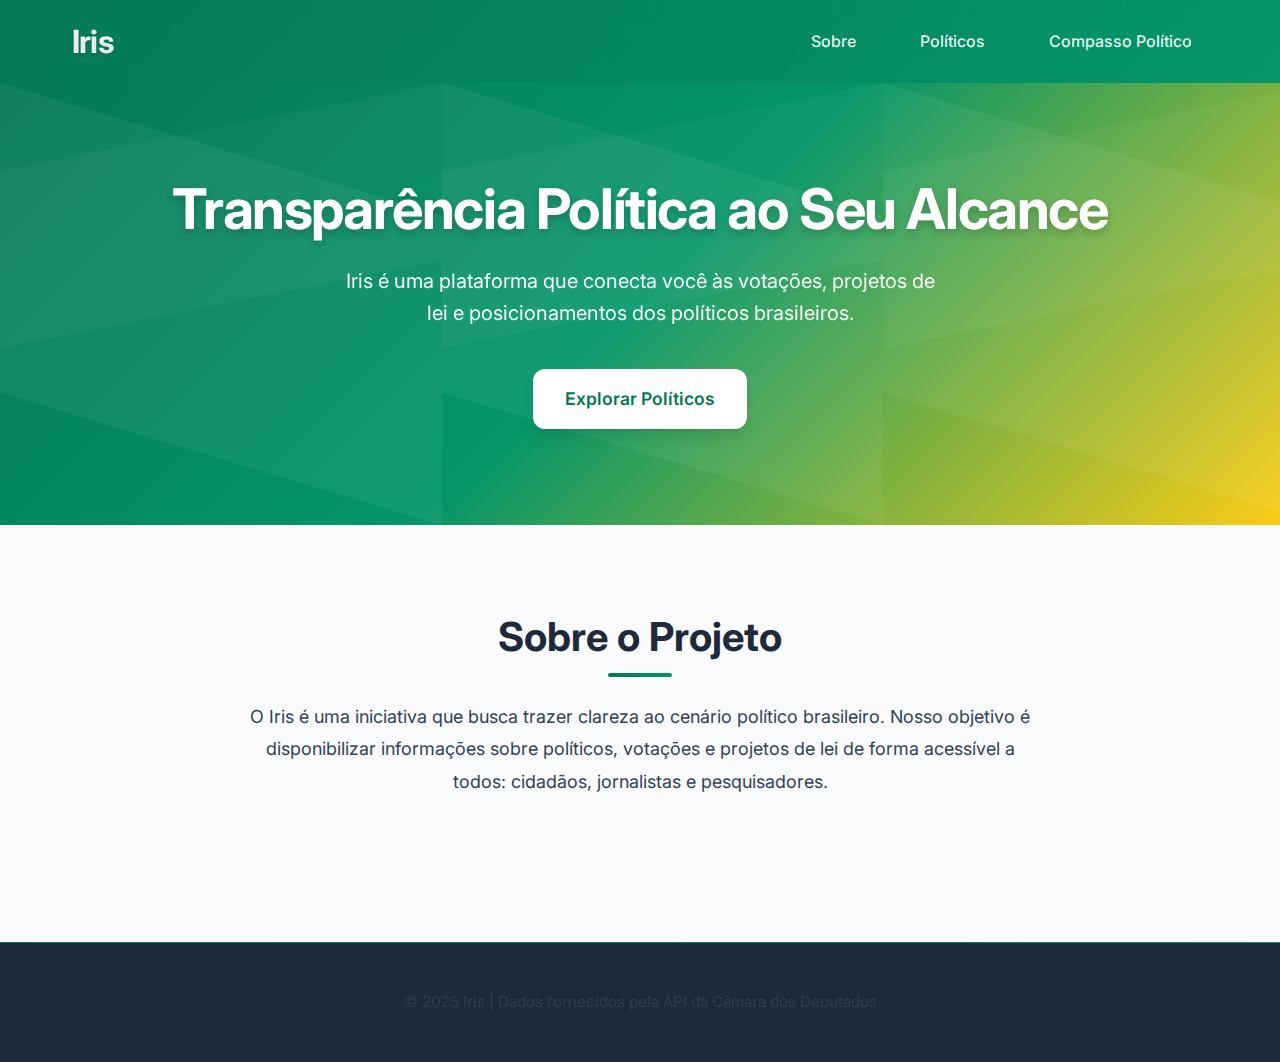
<file: backend/static/index.html>
<!DOCTYPE html>
<html lang="pt-BR">
<head>
  <meta charset="UTF-8">
  <meta name="viewport" content="width=device-width, initial-scale=1.0">
  <title>Iris - Análise Política</title>
  <link rel="stylesheet" href="style.css">
</head>
<body>
  <header>
    <nav class="navbar">
      <h1 class="logo">Iris</h1>
      <ul>
        <li><a href="index.html">Sobre</a></li>
        <li><a href="politicos.html">Políticos</a></li>
        <li><a href="compasso.html">Compasso Político</a></li>
      </ul>
    </nav>
  </header>

  <section class="hero">
    <h2>Transparência Política ao Seu Alcance</h2>
    <p>Iris é uma plataforma que conecta você às votações, projetos de lei e posicionamentos dos políticos brasileiros.</p>
    <a href="politicos.html" class="btn">Explorar Políticos</a>
  </section>

  <section class="sobre">
    <h2>Sobre o Projeto</h2>
    <p>
      O Iris é uma iniciativa que busca trazer clareza ao cenário político brasileiro.
      Nosso objetivo é disponibilizar informações sobre políticos, votações e projetos de lei
      de forma acessível a todos: cidadãos, jornalistas e pesquisadores.
    </p>
  </section>

  <footer>
    <p>© 2025 Iris | Dados fornecidos pela API da Câmara dos Deputados</p>
  </footer>
</body>
</html>
</file>
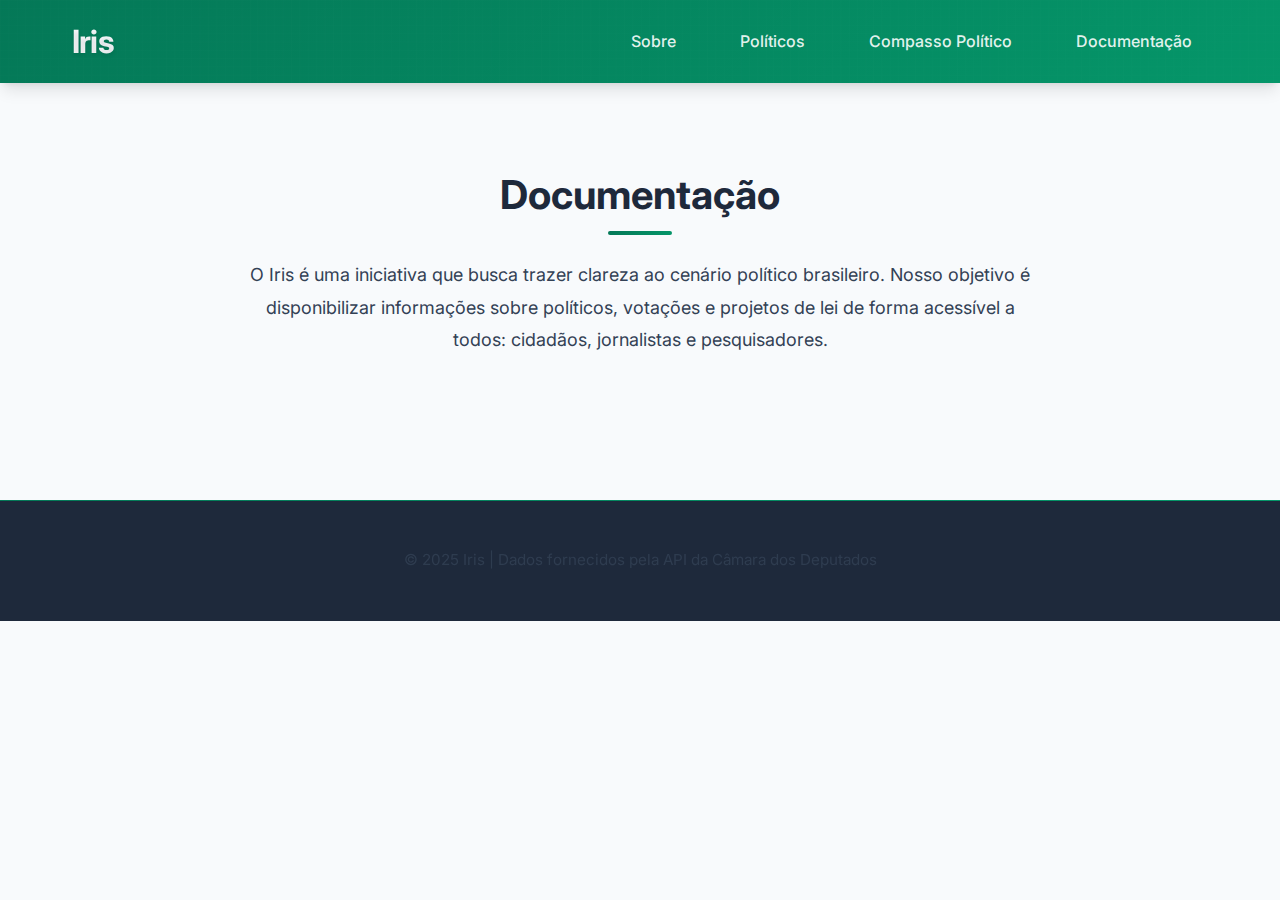
<file: backend/static/documentacao.html>
<!DOCTYPE html>
<html lang="pt-BR">
<head>
  <meta charset="UTF-8">
  <meta name="viewport" content="width=device-width, initial-scale=1.0">
  <title>Documentação - Iris</title>
  <link rel="stylesheet" href="style.css">
</head>
<body>
  <header>
    <nav class="navbar">
      <h1 class="logo">Iris</h1>
      <ul>
        <li><a href="index.html">Sobre</a></li>
        <li><a href="politicos.html">Políticos</a></li>
        <li><a href="compasso.html">Compasso Político</a></li>
        <li><a href="documentacao.html">Documentação</a></li>
      </ul>
    </nav>
  </header>

  <section class="sobre">
    <h2>Documentação</h2>
    <p>
      O Iris é uma iniciativa que busca trazer clareza ao cenário político brasileiro.
      Nosso objetivo é disponibilizar informações sobre políticos, votações e projetos de lei
      de forma acessível a todos: cidadãos, jornalistas e pesquisadores.
    </p>
  </section>

  <footer>
    <p>© 2025 Iris | Dados fornecidos pela API da Câmara dos Deputados</p>
  </footer>
</body>
</html>
</file>
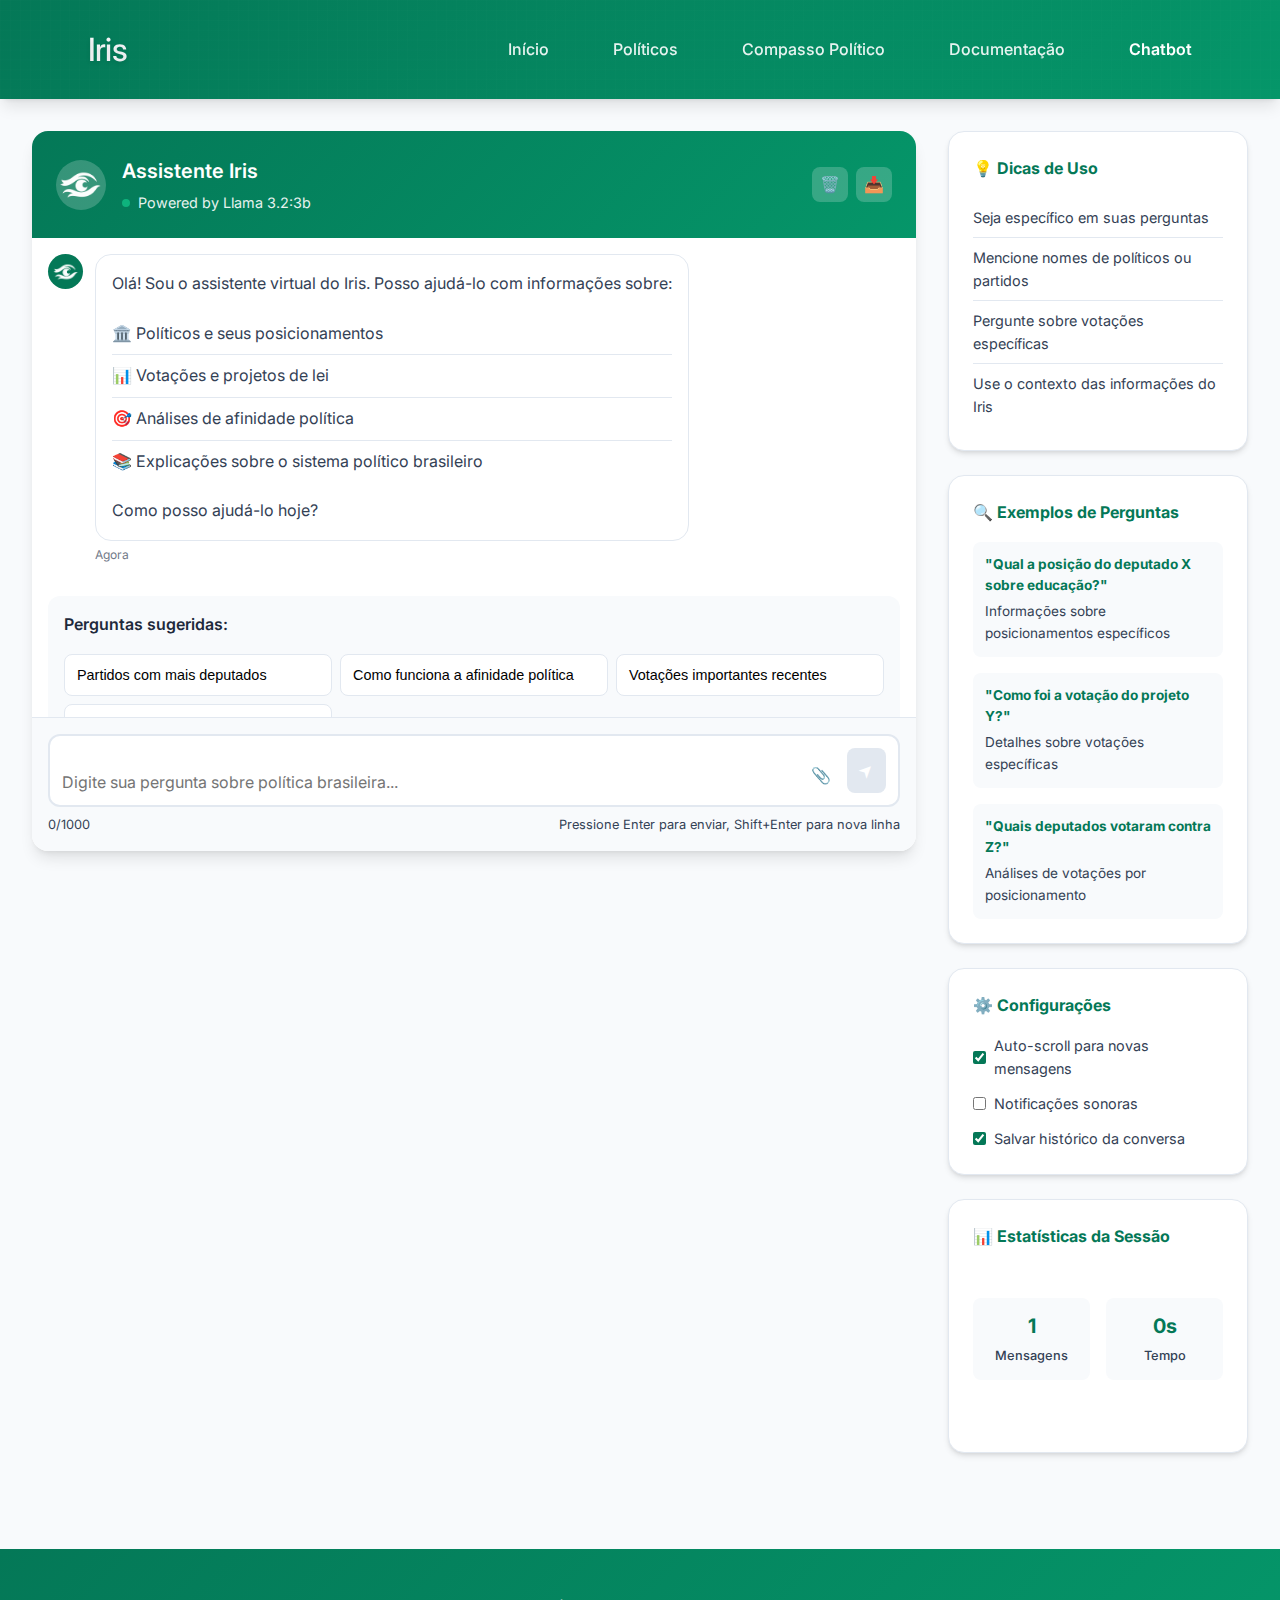
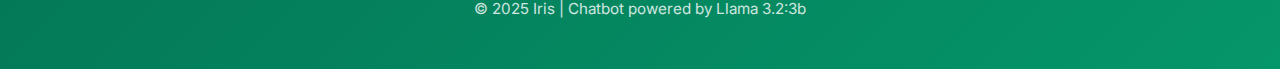
<file: backend/static/pages/chatbot.html>
<!DOCTYPE html>
<html lang="pt-BR">
<head>
  <meta charset="UTF-8">
  <meta name="viewport" content="width=device-width, initial-scale=1.0">
  <meta name="description" content="Chatbot Iris - Converse com nossa IA sobre política brasileira. Tire dúvidas sobre políticos, votações e projetos de lei.">
  <meta name="keywords" content="chatbot, IA, política, consultas, assistente virtual, llama">
  <title>Chatbot Iris - Assistente Político</title>
  <link rel="stylesheet" href="../assets/css/main.css">
  <link rel="icon" href="data:image/svg+xml,<svg xmlns='http://www.w3.org/2000/svg' viewBox='0 0 100 100'><text y='.9em' font-size='90'>🏛️</text></svg>">
</head>
<body>
  <header>
    <nav class="navbar">
      <a href="../index.html" class="logo">Iris</a>
      <button class="mobile-menu-toggle">☰</button>
      <ul>
        <li><a href="../index.html">Início</a></li>
        <li><a href="politicos.html">Políticos</a></li>
        <li><a href="compasso.html">Compasso Político</a></li>
        <li><a href="documentacao.html">Documentação</a></li>
        <li><a href="chatbot.html">Chatbot</a></li>
      </ul>
    </nav>
  </header>

  <main>
    <section class="section">
      <div class="chat-container">
        <!-- Header do Chat -->
        <div class="chat-header">
          <div class="chat-avatar">
            <div class="avatar-icon"><img src="../assets/images/icons/Logo minimalista de olho estilizado.png" width="50" height="50"></div>
          </div>
          <div class="chat-info">
            <h1 class="chat-title">Assistente Iris</h1>
            <p class="chat-subtitle">
              <span class="status-indicator online"></span>
              Powered by Llama 3.2:3b
            </p>
          </div>
          <div class="chat-actions">
            <button class="btn-icon" id="clear-chat" title="Limpar conversa">
              🗑️
            </button>
            <button class="btn-icon" id="export-chat" title="Exportar conversa">
              📥
            </button>
          </div>
        </div>

        <!-- Área de Mensagens -->
        <div class="chat-messages" id="chat-messages">
          <!-- Mensagem de boas-vindas -->
          <div class="message bot-message">
            <div class="message-avatar">
              <div class="avatar-icon"><img src="../assets/images/icons/Logo minimalista de olho estilizado.png" width="30" height="30"></div>
            </div>
            <div class="message-content">
              <div class="message-bubble">
                <p>Olá! Sou o assistente virtual do Iris. Posso ajudá-lo com informações sobre:</p>
                <ul class="welcome-list">
                  <li>🏛️ Políticos e seus posicionamentos</li>
                  <li>📊 Votações e projetos de lei</li>
                  <li>🎯 Análises de afinidade política</li>
                  <li>📚 Explicações sobre o sistema político brasileiro</li>
                </ul>
                <p>Como posso ajudá-lo hoje?</p>
              </div>
              <div class="message-time">Agora</div>
            </div>
          </div>

          <!-- Sugestões rápidas -->
          <div class="quick-suggestions" id="quick-suggestions">
            <div class="suggestions-title">Perguntas sugeridas:</div>
            <div class="suggestions-grid">
              <button class="suggestion-btn" data-suggestion="Quais são os partidos com mais deputados?">
                Partidos com mais deputados
              </button>
              <button class="suggestion-btn" data-suggestion="Como funciona o cálculo de afinidade política?">
                Como funciona a afinidade política
              </button>
              <button class="suggestion-btn" data-suggestion="Quais foram as votações mais importantes recentes?">
                Votações importantes recentes
              </button>
              <button class="suggestion-btn" data-suggestion="Explique como usar o Compasso Político">
                Como usar o Compasso Político
              </button>
            </div>
          </div>
        </div>

        <!-- Indicador de digitação -->
        <div class="typing-indicator" id="typing-indicator" style="display: none;">
          <div class="message bot-message">
            <div class="message-avatar">
              <div class="avatar-icon">🤖</div>
            </div>
            <div class="message-content">
              <div class="message-bubble typing">
                <div class="typing-dots">
                  <span></span>
                  <span></span>
                  <span></span>
                </div>
              </div>
            </div>
          </div>
        </div>

        <!-- Área de Input -->
        <div class="chat-input-container">
          <form class="chat-input-form" id="chat-form">
            <div class="input-wrapper">
              <textarea 
                id="chat-input" 
                placeholder="Digite sua pergunta sobre política brasileira..."
                rows="1"
                maxlength="1000"
              ></textarea>
              <div class="input-actions">
                <button type="button" class="btn-icon" id="attach-btn" title="Anexar arquivo">
                  📎
                </button>
                <button type="submit" class="btn-send" id="send-btn" disabled>
                  <span class="send-icon">➤</span>
                </button>
              </div>
            </div>
            <div class="input-footer">
              <div class="char-counter">
                <span id="char-count">0</span>/1000
              </div>
              <div class="input-hint">
                Pressione Enter para enviar, Shift+Enter para nova linha
              </div>
            </div>
          </form>
        </div>
      </div>

      <!-- Sidebar com informações -->
      <div class="chat-sidebar">
        <div class="sidebar-section">
          <h3>💡 Dicas de Uso</h3>
          <ul class="tips-list">
            <li>Seja específico em suas perguntas</li>
            <li>Mencione nomes de políticos ou partidos</li>
            <li>Pergunte sobre votações específicas</li>
            <li>Use o contexto das informações do Iris</li>
          </ul>
        </div>

        <div class="sidebar-section">
          <h3>🔍 Exemplos de Perguntas</h3>
          <div class="examples-list">
            <div class="example-item">
              <strong>"Qual a posição do deputado X sobre educação?"</strong>
              <p>Informações sobre posicionamentos específicos</p>
            </div>
            <div class="example-item">
              <strong>"Como foi a votação do projeto Y?"</strong>
              <p>Detalhes sobre votações específicas</p>
            </div>
            <div class="example-item">
              <strong>"Quais deputados votaram contra Z?"</strong>
              <p>Análises de votações por posicionamento</p>
            </div>
          </div>
        </div>

        <div class="sidebar-section">
          <h3>⚙️ Configurações</h3>
          <div class="settings-list">
            <label class="setting-item">
              <input type="checkbox" id="auto-scroll" checked>
              <span>Auto-scroll para novas mensagens</span>
            </label>
            <label class="setting-item">
              <input type="checkbox" id="sound-notifications">
              <span>Notificações sonoras</span>
            </label>
            <label class="setting-item">
              <input type="checkbox" id="save-history" checked>
              <span>Salvar histórico da conversa</span>
            </label>
          </div>
        </div>

        <div class="sidebar-section">
          <h3>📊 Estatísticas da Sessão</h3>
          <div class="stats-grid">
            <div class="stat-item">
              <span class="stat-value" id="messages-count">1</span>
              <span class="stat-label">Mensagens</span>
            </div>
            <div class="stat-item">
              <span class="stat-value" id="session-time">0m</span>
              <span class="stat-label">Tempo</span>
            </div>
          </div>
        </div>
      </div>
    </section>
  </main>

  <footer>
    <p>© 2025 Iris | Chatbot powered by Llama 3.2:3b</p>
  </footer>

  <!-- Scripts -->
  <script src="../assets/js/api.js"></script>
  <script src="../assets/js/main.js"></script>
  <script src="../assets/js/chatbot.js"></script>
  
  <!-- Estilos específicos do chatbot -->
  <style>
    /* Layout principal do chat */
    .section {
      display: grid;
      grid-template-columns: 1fr 300px;
      gap: 2rem;
      max-width: 1400px;
      padding: 2rem;
    }

    .chat-container {
      background: var(--neutral-white);
      border-radius: 1rem;
      box-shadow: var(--shadow-lg);
      overflow: hidden;
      display: flex;
      flex-direction: column;
      height: 80vh;
      min-height: 600px;
    }

    /* Header do chat */
    .chat-header {
      background: var(--gradient-primary);
      color: white;
      padding: 1.5rem;
      display: flex;
      align-items: center;
      gap: 1rem;
    }

    .chat-avatar .avatar-icon {
      width: 50px;
      height: 50px;
      background: rgba(255, 255, 255, 0.2);
      border-radius: 50%;
      display: flex;
      align-items: center;
      justify-content: center;
      font-size: 1.5rem;
    }

    .chat-info {
      flex: 1;
    }

    .chat-title {
      font-size: 1.25rem;
      font-weight: 600;
      margin-bottom: 0.25rem;
    }

    .chat-subtitle {
      font-size: 0.9rem;
      opacity: 0.9;
      display: flex;
      align-items: center;
      gap: 0.5rem;
    }

    .status-indicator {
      width: 8px;
      height: 8px;
      border-radius: 50%;
      background: #10b981;
      animation: pulse 2s infinite;
    }

    @keyframes pulse {
      0%, 100% { opacity: 1; }
      50% { opacity: 0.5; }
    }

    .chat-actions {
      display: flex;
      gap: 0.5rem;
    }

    .btn-icon {
      background: rgba(255, 255, 255, 0.2);
      border: none;
      color: white;
      padding: 0.5rem;
      border-radius: 0.5rem;
      cursor: pointer;
      transition: all 0.3s ease;
      font-size: 1rem;
    }

    .btn-icon:hover {
      background: rgba(255, 255, 255, 0.3);
    }

    /* Área de mensagens */
    .chat-messages {
      flex: 1;
      overflow-y: auto;
      padding: 1rem;
      display: flex;
      flex-direction: column;
      gap: 1rem;
      scroll-behavior: smooth;
    }

    .message {
      display: flex;
      gap: 0.75rem;
      max-width: 80%;
    }

    .user-message {
      align-self: flex-end;
      flex-direction: row-reverse;
    }

    .bot-message {
      align-self: flex-start;
    }

    .message-avatar .avatar-icon {
      width: 35px;
      height: 35px;
      border-radius: 50%;
      display: flex;
      align-items: center;
      justify-content: center;
      font-size: 1rem;
      background: var(--neutral-gray);
    }

    .bot-message .message-avatar .avatar-icon {
      background: var(--primary-green);
      color: white;
    }

    .user-message .message-avatar .avatar-icon {
      background: var(--accent-blue);
      color: white;
    }

    .message-content {
      flex: 1;
    }

    .message-bubble {
      background: var(--neutral-gray-light);
      padding: 1rem;
      border-radius: 1rem;
      margin-bottom: 0.25rem;
      position: relative;
    }

    .user-message .message-bubble {
      background: var(--accent-blue);
      color: white;
    }

    .bot-message .message-bubble {
      background: var(--neutral-white);
      border: 1px solid var(--neutral-gray-dark);
    }

    .message-time {
      font-size: 0.75rem;
      color: var(--neutral-700);
      opacity: 0.7;
    }

    .user-message .message-time {
      text-align: right;
    }

    /* Lista de boas-vindas */
    .welcome-list {
      margin: 1rem 0;
      padding-left: 0;
      list-style: none;
    }

    .welcome-list li {
      padding: 0.5rem 0;
      border-bottom: 1px solid var(--neutral-gray-dark);
    }

    .welcome-list li:last-child {
      border-bottom: none;
    }

    /* Sugestões rápidas */
    .quick-suggestions {
      margin-top: 1rem;
      padding: 1rem;
      background: var(--neutral-gray-light);
      border-radius: 0.75rem;
    }

    .suggestions-title {
      font-weight: 600;
      margin-bottom: 1rem;
      color: var(--neutral-800);
    }

    .suggestions-grid {
      display: grid;
      grid-template-columns: repeat(auto-fit, minmax(200px, 1fr));
      gap: 0.5rem;
    }

    .suggestion-btn {
      background: var(--neutral-white);
      border: 1px solid var(--neutral-gray-dark);
      padding: 0.75rem;
      border-radius: 0.5rem;
      cursor: pointer;
      transition: all 0.3s ease;
      font-size: 0.9rem;
      text-align: left;
    }

    .suggestion-btn:hover {
      background: var(--primary-green);
      color: white;
      border-color: var(--primary-green);
    }

    /* Indicador de digitação */
    .typing {
      background: var(--neutral-gray-light) !important;
    }

    .typing-dots {
      display: flex;
      gap: 0.25rem;
      align-items: center;
    }

    .typing-dots span {
      width: 6px;
      height: 6px;
      background: var(--neutral-700);
      border-radius: 50%;
      animation: typing 1.4s infinite ease-in-out;
    }

    .typing-dots span:nth-child(1) { animation-delay: -0.32s; }
    .typing-dots span:nth-child(2) { animation-delay: -0.16s; }

    @keyframes typing {
      0%, 80%, 100% { transform: scale(0.8); opacity: 0.5; }
      40% { transform: scale(1); opacity: 1; }
    }

    /* Área de input */
    .chat-input-container {
      border-top: 1px solid var(--neutral-gray-dark);
      padding: 1rem;
      background: var(--neutral-gray-light);
    }

    .input-wrapper {
      display: flex;
      align-items: flex-end;
      gap: 0.5rem;
      background: var(--neutral-white);
      border-radius: 0.75rem;
      border: 2px solid var(--neutral-gray-dark);
      padding: 0.75rem;
      transition: border-color 0.3s ease;
    }

    .input-wrapper:focus-within {
      border-color: var(--primary-green);
    }

    #chat-input {
      flex: 1;
      border: none;
      outline: none;
      resize: none;
      font-family: inherit;
      font-size: 1rem;
      line-height: 1.4;
      max-height: 120px;
      min-height: 20px;
    }

    .input-actions {
      display: flex;
      gap: 0.5rem;
      align-items: flex-end;
    }

    .btn-send {
      background: var(--primary-green);
      border: none;
      color: white;
      padding: 0.75rem;
      border-radius: 0.5rem;
      cursor: pointer;
      transition: all 0.3s ease;
      display: flex;
      align-items: center;
      justify-content: center;
    }

    .btn-send:disabled {
      background: var(--neutral-gray-dark);
      cursor: not-allowed;
    }

    .btn-send:not(:disabled):hover {
      background: var(--primary-green-dark);
      transform: translateY(-1px);
    }

    .send-icon {
      font-size: 1.1rem;
      transform: rotate(-45deg);
    }

    .input-footer {
      display: flex;
      justify-content: space-between;
      align-items: center;
      margin-top: 0.5rem;
      font-size: 0.8rem;
      color: var(--neutral-700);
    }

    /* Sidebar */
    .chat-sidebar {
      display: flex;
      flex-direction: column;
      gap: 1.5rem;
    }

    .sidebar-section {
      background: var(--neutral-white);
      padding: 1.5rem;
      border-radius: 1rem;
      box-shadow: var(--shadow-md);
      border: 1px solid var(--neutral-gray-dark);
    }

    .sidebar-section h3 {
      color: var(--primary-green);
      margin-bottom: 1rem;
      font-size: 1rem;
      display: flex;
      align-items: center;
      gap: 0.5rem;
    }

    .tips-list {
      list-style: none;
      padding: 0;
    }

    .tips-list li {
      padding: 0.5rem 0;
      border-bottom: 1px solid var(--neutral-gray-dark);
      font-size: 0.9rem;
    }

    .tips-list li:last-child {
      border-bottom: none;
    }

    .examples-list {
      display: flex;
      flex-direction: column;
      gap: 1rem;
    }

    .example-item {
      padding: 0.75rem;
      background: var(--neutral-gray-light);
      border-radius: 0.5rem;
      font-size: 0.85rem;
    }

    .example-item strong {
      color: var(--primary-green);
      display: block;
      margin-bottom: 0.25rem;
    }

    .settings-list {
      display: flex;
      flex-direction: column;
      gap: 0.75rem;
    }

    .setting-item {
      display: flex;
      align-items: center;
      gap: 0.5rem;
      font-size: 0.9rem;
      cursor: pointer;
    }

    .setting-item input[type="checkbox"] {
      accent-color: var(--primary-green);
    }

    .stats-grid {
      display: grid;
      grid-template-columns: 1fr 1fr;
      gap: 1rem;
    }

    .stat-item {
      text-align: center;
      padding: 0.75rem;
      background: var(--neutral-gray-light);
      border-radius: 0.5rem;
    }

    .stat-value {
      display: block;
      font-size: 1.25rem;
      font-weight: 700;
      color: var(--primary-green);
    }

    .stat-label {
      font-size: 0.8rem;
      color: var(--neutral-700);
    }

    /* Responsividade */
    @media (max-width: 1024px) {
      .section {
        grid-template-columns: 1fr;
      }
      
      .chat-sidebar {
        order: -1;
      }
      
      .sidebar-section {
        padding: 1rem;
      }
    }

    @media (max-width: 768px) {
      .section {
        padding: 1rem;
      }
      
      .chat-container {
        height: 70vh;
      }
      
      .chat-header {
        padding: 1rem;
      }
      
      .chat-actions {
        display: none;
      }
      
      .message {
        max-width: 90%;
      }
      
      .suggestions-grid {
        grid-template-columns: 1fr;
      }
    }

    /* Scrollbar customizada */
    .chat-messages::-webkit-scrollbar {
      width: 6px;
    }

    .chat-messages::-webkit-scrollbar-track {
      background: var(--neutral-gray-light);
    }

    .chat-messages::-webkit-scrollbar-thumb {
      background: var(--neutral-gray-dark);
      border-radius: 3px;
    }

    .chat-messages::-webkit-scrollbar-thumb:hover {
      background: var(--primary-green);
    }
  </style>
</body>
</html>
</file>
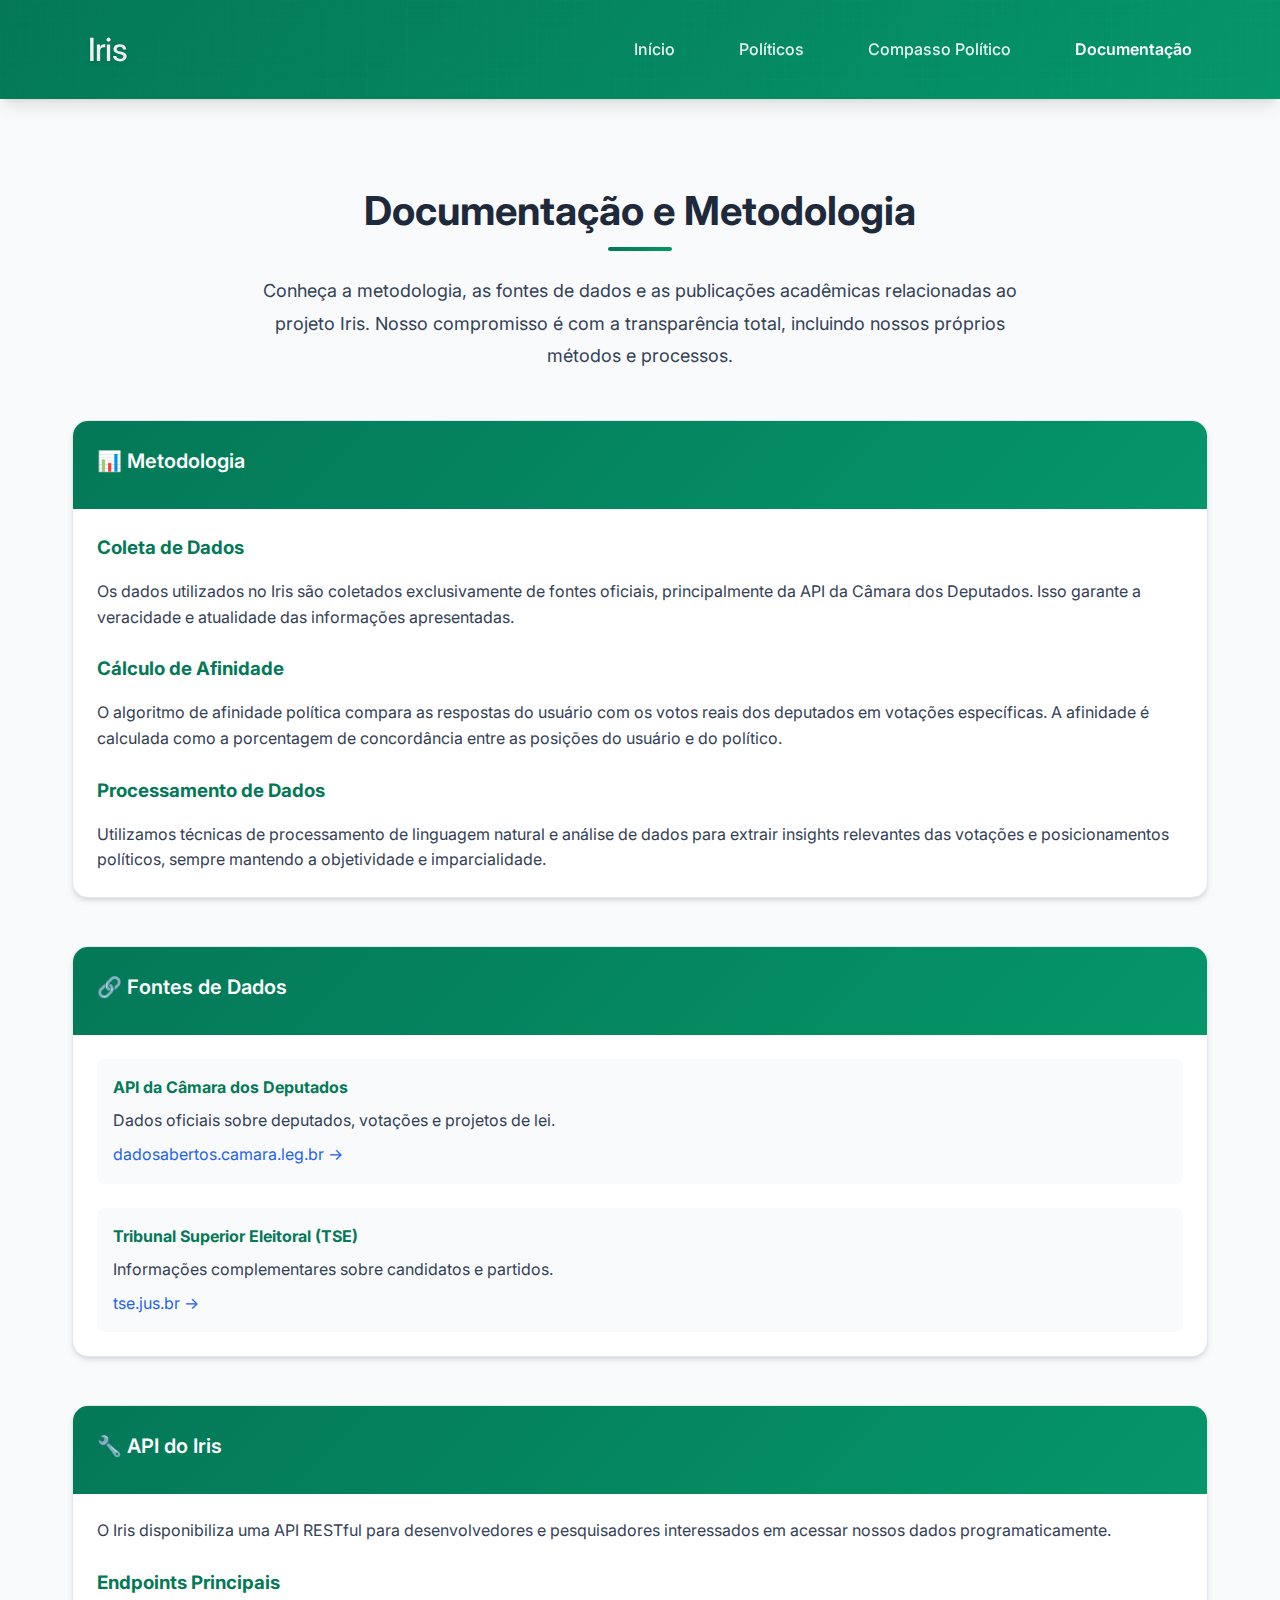
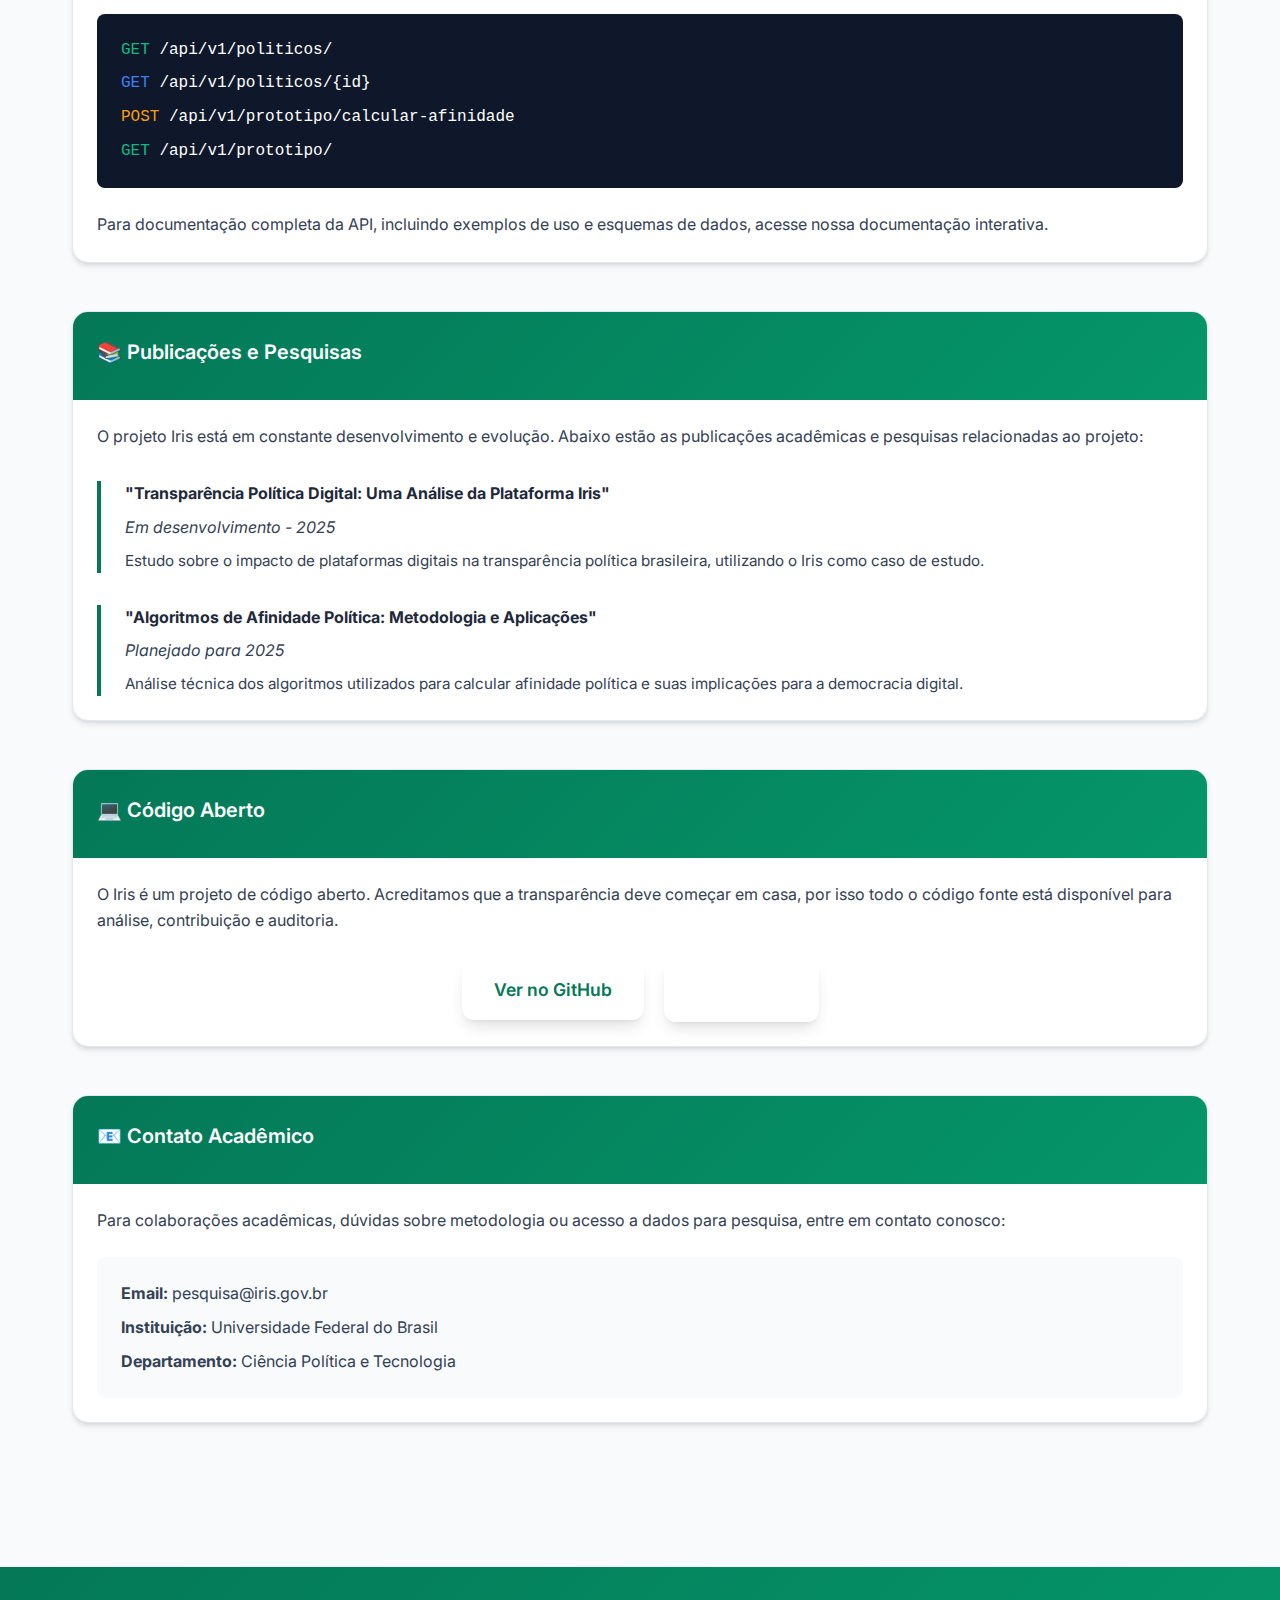
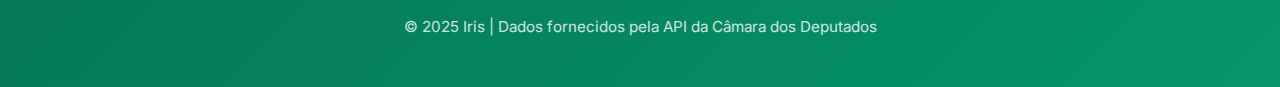
<file: backend/static/pages/documentacao.html>
<!DOCTYPE html>
<html lang="pt-BR">
<head>
  <meta charset="UTF-8">
  <meta name="viewport" content="width=device-width, initial-scale=1.0">
  <meta name="description" content="Documentação - Iris. Acesse publicações acadêmicas, metodologia e informações técnicas sobre o projeto de transparência política.">
  <meta name="keywords" content="documentação, metodologia, publicações, acadêmico, pesquisa, transparência">
  <title>Documentação - Iris</title>
  <link rel="stylesheet" href="../assets/css/main.css">
  <link rel="icon" href="data:image/svg+xml,<svg xmlns='http://www.w3.org/2000/svg' viewBox='0 0 100 100'><text y='.9em' font-size='90'>🏛️</text></svg>">
</head>
<body>
  <header>
    <nav class="navbar">
      <a href="../index.html" class="logo">Iris</a>
      <button class="mobile-menu-toggle">☰</button>
      <ul>
        <li><a href="../index.html">Início</a></li>
        <li><a href="politicos.html">Políticos</a></li>
        <li><a href="compasso.html">Compasso Político</a></li>
        <li><a href="documentacao.html">Documentação</a></li>
      </ul>
    </nav>
  </header>

  <main>
    <section class="section">
      <h1 class="section-title">Documentação e Metodologia</h1>
      
      <div style="max-width: 800px; margin: 0 auto; text-align: center; margin-bottom: 3rem;">
        <p style="font-size: 1.125rem; line-height: 1.8; color: var(--neutral-700);">
          Conheça a metodologia, as fontes de dados e as publicações acadêmicas relacionadas ao projeto Iris. 
          Nosso compromisso é com a transparência total, incluindo nossos próprios métodos e processos.
        </p>
      </div>

      <!-- Metodologia -->
      <div class="card" style="margin-bottom: 3rem;">
        <div class="card-header">
          <h2 class="card-title">📊 Metodologia</h2>
        </div>
        <div class="card-body">
          <h3 style="color: var(--primary-green); margin-bottom: 1rem;">Coleta de Dados</h3>
          <p style="margin-bottom: 1.5rem;">
            Os dados utilizados no Iris são coletados exclusivamente de fontes oficiais, 
            principalmente da API da Câmara dos Deputados. Isso garante a veracidade e 
            atualidade das informações apresentadas.
          </p>
          
          <h3 style="color: var(--primary-green); margin-bottom: 1rem;">Cálculo de Afinidade</h3>
          <p style="margin-bottom: 1.5rem;">
            O algoritmo de afinidade política compara as respostas do usuário com os votos 
            reais dos deputados em votações específicas. A afinidade é calculada como a 
            porcentagem de concordância entre as posições do usuário e do político.
          </p>
          
          <h3 style="color: var(--primary-green); margin-bottom: 1rem;">Processamento de Dados</h3>
          <p>
            Utilizamos técnicas de processamento de linguagem natural e análise de dados 
            para extrair insights relevantes das votações e posicionamentos políticos, 
            sempre mantendo a objetividade e imparcialidade.
          </p>
        </div>
      </div>

      <!-- Fontes de Dados -->
      <div class="card" style="margin-bottom: 3rem;">
        <div class="card-header">
          <h2 class="card-title">🔗 Fontes de Dados</h2>
        </div>
        <div class="card-body">
          <div style="display: grid; gap: 1.5rem;">
            <div style="padding: 1rem; background: var(--neutral-gray-light); border-radius: 0.5rem;">
              <h4 style="color: var(--primary-green); margin-bottom: 0.5rem;">API da Câmara dos Deputados</h4>
              <p style="margin-bottom: 0.5rem;">Dados oficiais sobre deputados, votações e projetos de lei.</p>
              <a href="https://dadosabertos.camara.leg.br/" target="_blank" style="color: var(--accent-blue); text-decoration: none;">
                dadosabertos.camara.leg.br →
              </a>
            </div>
            
            <div style="padding: 1rem; background: var(--neutral-gray-light); border-radius: 0.5rem;">
              <h4 style="color: var(--primary-green); margin-bottom: 0.5rem;">Tribunal Superior Eleitoral (TSE)</h4>
              <p style="margin-bottom: 0.5rem;">Informações complementares sobre candidatos e partidos.</p>
              <a href="https://www.tse.jus.br/" target="_blank" style="color: var(--accent-blue); text-decoration: none;">
                tse.jus.br →
              </a>
            </div>
          </div>
        </div>
      </div>

      <!-- API Documentation -->
      <div class="card" style="margin-bottom: 3rem;">
        <div class="card-header">
          <h2 class="card-title">🔧 API do Iris</h2>
        </div>
        <div class="card-body">
          <p style="margin-bottom: 1.5rem;">
            O Iris disponibiliza uma API RESTful para desenvolvedores e pesquisadores 
            interessados em acessar nossos dados programaticamente.
          </p>
          
          <h3 style="color: var(--primary-green); margin-bottom: 1rem;">Endpoints Principais</h3>
          <div style="background: var(--neutral-900); color: var(--neutral-white); padding: 1.5rem; border-radius: 0.5rem; font-family: monospace; margin-bottom: 1.5rem;">
            <div style="margin-bottom: 0.5rem;"><span style="color: #10b981;">GET</span> /api/v1/politicos/</div>
            <div style="margin-bottom: 0.5rem;"><span style="color: #3b82f6;">GET</span> /api/v1/politicos/{id}</div>
            <div style="margin-bottom: 0.5rem;"><span style="color: #f59e0b;">POST</span> /api/v1/prototipo/calcular-afinidade</div>
            <div><span style="color: #10b981;">GET</span> /api/v1/prototipo/</div>
          </div>
          
          <p>
            Para documentação completa da API, incluindo exemplos de uso e esquemas de dados, 
            acesse nossa documentação interativa.
          </p>
        </div>
      </div>

      <!-- Publicações Acadêmicas -->
      <div class="card" style="margin-bottom: 3rem;">
        <div class="card-header">
          <h2 class="card-title">📚 Publicações e Pesquisas</h2>
        </div>
        <div class="card-body">
          <p style="margin-bottom: 2rem;">
            O projeto Iris está em constante desenvolvimento e evolução. Abaixo estão as 
            publicações acadêmicas e pesquisas relacionadas ao projeto:
          </p>
          
          <div style="border-left: 4px solid var(--primary-green); padding-left: 1.5rem; margin-bottom: 2rem;">
            <h4 style="color: var(--neutral-800); margin-bottom: 0.5rem;">
              "Transparência Política Digital: Uma Análise da Plataforma Iris"
            </h4>
            <p style="color: var(--neutral-700); margin-bottom: 0.5rem; font-style: italic;">
              Em desenvolvimento - 2025
            </p>
            <p style="font-size: 0.95rem; color: var(--neutral-700);">
              Estudo sobre o impacto de plataformas digitais na transparência política brasileira, 
              utilizando o Iris como caso de estudo.
            </p>
          </div>
          
          <div style="border-left: 4px solid var(--primary-green); padding-left: 1.5rem;">
            <h4 style="color: var(--neutral-800); margin-bottom: 0.5rem;">
              "Algoritmos de Afinidade Política: Metodologia e Aplicações"
            </h4>
            <p style="color: var(--neutral-700); margin-bottom: 0.5rem; font-style: italic;">
              Planejado para 2025
            </p>
            <p style="font-size: 0.95rem; color: var(--neutral-700);">
              Análise técnica dos algoritmos utilizados para calcular afinidade política 
              e suas implicações para a democracia digital.
            </p>
          </div>
        </div>
      </div>

      <!-- Código Aberto -->
      <div class="card" style="margin-bottom: 3rem;">
        <div class="card-header">
          <h2 class="card-title">💻 Código Aberto</h2>
        </div>
        <div class="card-body">
          <p style="margin-bottom: 1.5rem;">
            O Iris é um projeto de código aberto. Acreditamos que a transparência deve 
            começar em casa, por isso todo o código fonte está disponível para análise, 
            contribuição e auditoria.
          </p>
          
          <div style="text-align: center;">
            <a href="#" class="btn" style="margin-right: 1rem;">
              Ver no GitHub
            </a>
            <a href="#" class="btn btn-secondary">
              Contribuir
            </a>
          </div>
        </div>
      </div>

      <!-- Contato -->
      <div class="card">
        <div class="card-header">
          <h2 class="card-title">📧 Contato Acadêmico</h2>
        </div>
        <div class="card-body">
          <p style="margin-bottom: 1.5rem;">
            Para colaborações acadêmicas, dúvidas sobre metodologia ou acesso a dados 
            para pesquisa, entre em contato conosco:
          </p>
          
          <div style="background: var(--neutral-gray-light); padding: 1.5rem; border-radius: 0.5rem;">
            <p style="margin-bottom: 0.5rem;"><strong>Email:</strong> pesquisa@iris.gov.br</p>
            <p style="margin-bottom: 0.5rem;"><strong>Instituição:</strong> Universidade Federal do Brasil</p>
            <p><strong>Departamento:</strong> Ciência Política e Tecnologia</p>
          </div>
        </div>
      </div>
    </section>
  </main>

  <footer>
    <p>© 2025 Iris | Dados fornecidos pela API da Câmara dos Deputados</p>
  </footer>

  <!-- Scripts -->
  <script src="../assets/js/api.js"></script>
  <script src="../assets/js/main.js"></script>
</body>
</html>
</file>
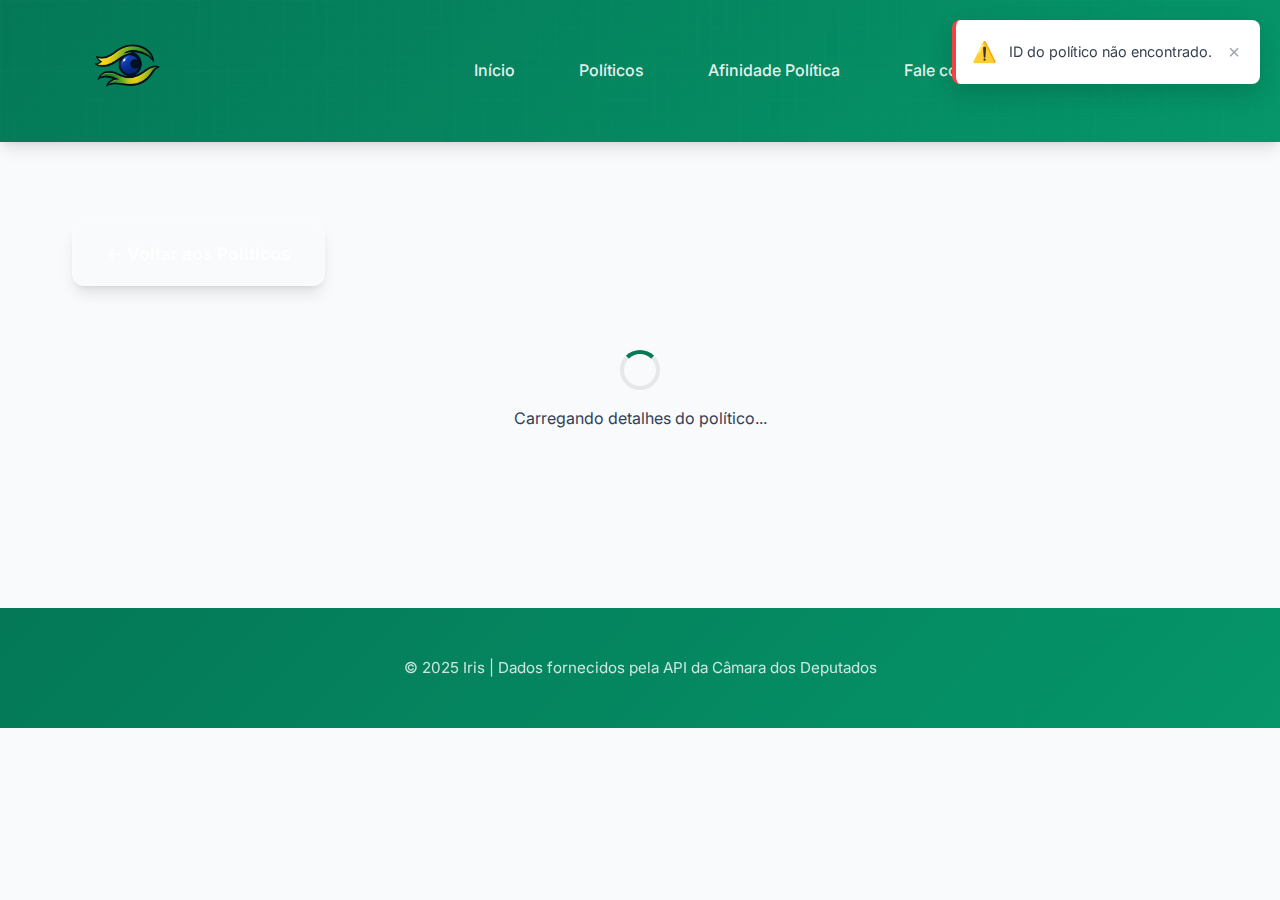
<file: backend/static/pages/politico-detail.html>
<!DOCTYPE html>
<html lang="pt-BR">
<head>
  <meta charset="UTF-8">
  <meta name="viewport" content="width=device-width, initial-scale=1.0">
  <meta name="description" content="Detalhes do Político - Iris. Informações completas, histórico de votações e análises detalhadas.">
  <meta name="keywords" content="político, detalhes, votações, histórico, análise">
  <title>Detalhes do Político - Iris</title>
  <link rel="stylesheet" href="../assets/css/main.css">
  <link rel="icon" href="data:image/svg+xml,<svg xmlns='http://www.w3.org/2000/svg' viewBox='0 0 100 100'><text y='.9em' font-size='90'>🏛️</text></svg>">
</head>
<body>
  <header>
    <nav class="navbar">
      <a href="../index.html" class="logo"><img src="../assets/images/icons/Olho abstrato com gradientes vibrantes.png" width="80" height="80"></a>
      <button class="mobile-menu-toggle">☰</button>
      <ul>
        <li><a href="../index.html">Início</a></li>
        <li><a href="politicos.html">Políticos</a></li>
        <li><a href="compasso.html">Afinidade Política</a></li>
        <li><a href="chatbot.html">Fale com a Iris</a></li>
        <li><a href="documentacao.html">Documentação</a></li>
      </ul>
    </nav>
  </header>

  <main>
    <section class="section">
      <!-- Botão Voltar -->
      <div style="margin-bottom: 2rem;">
        <a href="politicos.html" class="btn btn-secondary" style="display: inline-flex; align-items: center; gap: 0.5rem;">
          ← Voltar aos Políticos
        </a>
      </div>

      <!-- Container de Detalhes -->
      <div id="politico-detail-container">
        <div class="loading">
          <div class="spinner"></div>
          <p>Carregando detalhes do político...</p>
        </div>
      </div>
    </section>
  </main>

  <footer>
    <p>© 2025 Iris | Dados fornecidos pela API da Câmara dos Deputados</p>
  </footer>

  <!-- Scripts -->
  <script src="../assets/js/api.js"></script>
  <script src="../assets/js/main.js"></script>
  
  <!-- Estilos específicos da página -->
  <style>
    /* Header do político */
    .politico-header {
      background: var(--gradient-primary);
      color: white;
      padding: 3rem 2rem;
      border-radius: 1rem;
      margin-bottom: 3rem;
      text-align: center;
      position: relative;
      overflow: hidden;
    }

    .politico-header::before {
      content: '';
      position: absolute;
      top: 0;
      left: 0;
      right: 0;
      bottom: 0;
      background: url('data:image/svg+xml,<svg xmlns="http://www.w3.org/2000/svg" viewBox="0 0 100 100"><defs><pattern id="grid" width="10" height="10" patternUnits="userSpaceOnUse"><path d="M 10 0 L 0 0 0 10" fill="none" stroke="rgba(255,255,255,0.1)" stroke-width="0.5"/></pattern></defs><rect width="100" height="100" fill="url(%23grid)"/></svg>');
      opacity: 0.3;
    }

    .politico-header > * {
      position: relative;
      z-index: 1;
    }

    .politico-header h1 {
      font-size: 2.5rem;
      font-weight: 700;
      margin-bottom: 1rem;
      text-shadow: 0 2px 4px rgba(0,0,0,0.2);
    }

    .politico-info {
      display: flex;
      justify-content: center;
      gap: 2rem;
      flex-wrap: wrap;
    }

    .info-item {
      background: rgba(255, 255, 255, 0.2);
      padding: 0.5rem 1rem;
      border-radius: 0.5rem;
      font-weight: 500;
      font-size: 1.1rem;
    }

    /* Conteúdo do político */
    .politico-content {
      display: grid;
      grid-template-columns: 1fr;
      gap: 2rem;
    }

    .info-section {
      background: var(--neutral-white);
      padding: 2rem;
      border-radius: 1rem;
      box-shadow: var(--shadow-md);
      border: 1px solid var(--neutral-gray-dark);
    }

    .info-section h2 {
      color: var(--primary-green);
      margin-bottom: 1.5rem;
      font-size: 1.5rem;
      border-bottom: 2px solid var(--neutral-gray-dark);
      padding-bottom: 0.5rem;
    }

    .info-section h3 {
      color: var(--neutral-800);
      margin-bottom: 1rem;
      font-size: 1.25rem;
    }

    .info-section p {
      line-height: 1.6;
      color: var(--neutral-700);
      margin-bottom: 1rem;
    }

    /* Grid para informações em duas colunas */
    @media (min-width: 768px) {
      .politico-content {
        grid-template-columns: 2fr 1fr;
      }
      
      .politico-info {
        gap: 1rem;
      }
      
      .info-item {
        font-size: 1rem;
      }
    }

    @media (max-width: 768px) {
      .politico-header {
        padding: 2rem 1rem;
      }
      
      .politico-header h1 {
        font-size: 2rem;
      }
      
      .politico-info {
        flex-direction: column;
        gap: 1rem;
      }
      
      .info-section {
        padding: 1.5rem;
      }
    }

    /* Estilos para dados específicos */
    .data-grid {
      display: grid;
      grid-template-columns: repeat(auto-fit, minmax(200px, 1fr));
      gap: 1rem;
      margin: 1.5rem 0;
    }

    .data-item {
      background: var(--neutral-gray-light);
      padding: 1rem;
      border-radius: 0.5rem;
      text-align: center;
    }

    .data-value {
      font-size: 1.5rem;
      font-weight: 700;
      color: var(--primary-green);
      display: block;
      margin-bottom: 0.25rem;
    }

    .data-label {
      font-size: 0.9rem;
      color: var(--neutral-700);
    }

    /* Placeholder para futuras funcionalidades */
    .coming-soon {
      background: var(--neutral-gray-light);
      padding: 2rem;
      border-radius: 0.75rem;
      text-align: center;
      border: 2px dashed var(--neutral-gray-dark);
    }

    .coming-soon h3 {
      color: var(--neutral-700);
      margin-bottom: 0.5rem;
    }

    .coming-soon p {
      color: var(--neutral-700);
      font-style: italic;
    }
  </style>
</body>
</html>
</file>
<file: backend/static/style.css>
/* Importando fonte moderna do Google Fonts */
@import url('https://fonts.googleapis.com/css2?family=Inter:wght@300;400;500;600;700&display=swap');

/* Reset e configurações base */
* {
  margin: 0;
  padding: 0;
  box-sizing: border-box;
}

:root {
  /* Paleta de cores brasileira para tema político */
  --primary-green: #047857;
  --primary-green-light: #059669;
  --primary-green-dark: #065f46;
  --secondary-yellow: #FACC15;
  --secondary-yellow-light: #FDE047;
  --accent-blue: #2563EB;
  --accent-blue-light: #3B82F6;
  --neutral-white: #FFFFFF;
  --neutral-gray: #F1F5F9;
  --neutral-gray-light: #F8FAFC;
  --neutral-gray-dark: #E2E8F0;
  --neutral-700: #334155;
  --neutral-800: #1e293b;
  --neutral-900: #0f172a;
  --gradient-primary: linear-gradient(135deg, #047857 0%, #059669 100%);
  --gradient-hero: linear-gradient(135deg, #047857 0%, #059669 50%, #FACC15 100%);
  --gradient-accent: linear-gradient(135deg, #2563EB 0%, #3B82F6 100%);
  --shadow-sm: 0 1px 2px 0 rgb(0 0 0 / 0.05);
  --shadow-md: 0 4px 6px -1px rgb(0 0 0 / 0.1), 0 2px 4px -2px rgb(0 0 0 / 0.1);
  --shadow-lg: 0 10px 15px -3px rgb(0 0 0 / 0.1), 0 4px 6px -4px rgb(0 0 0 / 0.1);
  --shadow-xl: 0 20px 25px -5px rgb(0 0 0 / 0.1), 0 8px 10px -6px rgb(0 0 0 / 0.1);
}

body {
  font-family: 'Inter', -apple-system, BlinkMacSystemFont, 'Segoe UI', Roboto, sans-serif;
  background: var(--neutral-gray-light);
  color: var(--neutral-700);
  line-height: 1.6;
  font-size: 16px;
  overflow-x: hidden;
}

/* Header moderno com gradiente */
header {
  background: var(--gradient-primary);
  color: white;
  padding: 1rem 0;
  box-shadow: var(--shadow-lg);
  position: relative;
  overflow: hidden;
}

header::before {
  content: '';
  position: absolute;
  top: 0;
  left: 0;
  right: 0;
  bottom: 0;
  background: url('data:image/svg+xml,<svg xmlns="http://www.w3.org/2000/svg" viewBox="0 0 100 100"><defs><pattern id="grid" width="10" height="10" patternUnits="userSpaceOnUse"><path d="M 10 0 L 0 0 0 10" fill="none" stroke="rgba(255,255,255,0.1)" stroke-width="0.5"/></pattern></defs><rect width="100" height="100" fill="url(%23grid)"/></svg>');
  opacity: 0.3;
}

.navbar {
  display: flex;
  justify-content: space-between;
  align-items: center;
  max-width: 1200px;
  margin: 0 auto;
  padding: 0 2rem;
  position: relative;
  z-index: 1;
}

.logo {
  font-size: 2rem;
  font-weight: 700;
  letter-spacing: -0.025em;
  background: linear-gradient(45deg, #ffffff, var(--neutral-gray));
  -webkit-background-clip: text;
  -webkit-text-fill-color: transparent;
  background-clip: text;
  text-shadow: 0 2px 4px rgba(0,0,0,0.1);
}

.navbar ul {
  list-style: none;
  display: flex;
  gap: 2rem;
}

.navbar a {
  text-decoration: none;
  color: rgba(255, 255, 255, 0.9);
  font-weight: 500;
  padding: 0.5rem 1rem;
  border-radius: 0.5rem;
  transition: all 0.3s ease;
  position: relative;
}

.navbar a:hover {
  color: white;
  background: rgba(255, 255, 255, 0.1);
  transform: translateY(-1px);
}

.navbar a.active {
  color: white;
  background: rgba(255, 255, 255, 0.15);
  font-weight: 600;
}

/* Seção Hero com design impactante */
.hero {
  text-align: center;
  padding: 6rem 2rem;
  background: var(--gradient-hero);
  color: white;
  position: relative;
  overflow: hidden;
}

.hero::before {
  content: '';
  position: absolute;
  top: 0;
  left: 0;
  right: 0;
  bottom: 0;
  background: url('data:image/svg+xml,<svg xmlns="http://www.w3.org/2000/svg" viewBox="0 0 1000 1000"><polygon fill="rgba(255,255,255,0.05)" points="0,0 1000,300 1000,1000 0,700"/><polygon fill="rgba(255,255,255,0.03)" points="0,200 1000,0 1000,400 0,600"/></svg>');
}

.hero > * {
  position: relative;
  z-index: 1;
}

.hero h2 {
  font-size: 3.5rem;
  font-weight: 700;
  margin-bottom: 1.5rem;
  line-height: 1.1;
  letter-spacing: -0.025em;
  text-shadow: 0 4px 8px rgba(0,0,0,0.2);
}

.hero p {
  font-size: 1.25rem;
  margin-bottom: 2.5rem;
  max-width: 600px;
  margin-left: auto;
  margin-right: auto;
  opacity: 0.95;
  font-weight: 400;
}

/* Botões modernos */
.btn {
  display: inline-flex;
  align-items: center;
  gap: 0.5rem;
  padding: 1rem 2rem;
  background: var(--neutral-white);
  color: var(--primary-green);
  border-radius: 0.75rem;
  text-decoration: none;
  font-weight: 600;
  font-size: 1.1rem;
  box-shadow: var(--shadow-lg);
  transition: all 0.3s ease;
  border: none;
  cursor: pointer;
  position: relative;
  overflow: hidden;
}

.btn::before {
  content: '';
  position: absolute;
  top: 0;
  left: -100%;
  width: 100%;
  height: 100%;
  background: linear-gradient(90deg, transparent, rgba(255,255,255,0.2), transparent);
  transition: left 0.5s;
}

.btn:hover::before {
  left: 100%;
}

.btn:hover {
  transform: translateY(-2px);
  box-shadow: var(--shadow-xl);
  background: var(--neutral-gray);
}

.btn:active {
  transform: translateY(0);
}

/* Seção Sobre melhorada */
.sobre {
  padding: 5rem 2rem;
  max-width: 1200px;
  margin: 0 auto;
  text-align: center;
}

.sobre h2 {
  font-size: 2.5rem;
  font-weight: 700;
  color: var(--neutral-800);
  margin-bottom: 2rem;
  position: relative;
}

.sobre h2::after {
  content: '';
  position: absolute;
  bottom: -0.5rem;
  left: 50%;
  transform: translateX(-50%);
  width: 4rem;
  height: 0.25rem;
  background: var(--gradient-primary);
  border-radius: 0.125rem;
}

.sobre p {
  font-size: 1.125rem;
  line-height: 1.8;
  color: var(--neutral-700);
  max-width: 800px;
  margin: 0 auto;
}

/* Conteúdo principal */
.content {
  padding: 3rem 2rem;
  max-width: 1200px;
  margin: 0 auto;
}

.content h2 {
  font-size: 2.25rem;
  font-weight: 700;
  color: var(--neutral-800);
  margin-bottom: 2rem;
  text-align: center;
}

/* Campo de busca moderno */
#search {
  width: 100%;
  max-width: 500px;
  padding: 1rem 1.5rem;
  font-size: 1.1rem;
  border: 2px solid var(--neutral-gray-dark);
  border-radius: 0.75rem;
  background: var(--neutral-white);
  margin: 0 auto 3rem;
  display: block;
  transition: all 0.3s ease;
  box-shadow: var(--shadow-sm);
}

#search:focus {
  outline: none;
  border-color: var(--primary-green);
  box-shadow: 0 0 0 3px rgba(4, 120, 87, 0.1);
  transform: translateY(-1px);
}

#search::placeholder {
  color: var(--neutral-700);
}

/* Container de cards melhorado */
.card-container {
  display: grid;
  grid-template-columns: repeat(auto-fill, minmax(280px, 1fr));
  gap: 2rem;
  margin-top: 2rem;
}

/* Cards modernos */
.card {
  background: var(--neutral-white);
  padding: 2rem;
  border-radius: 1rem;
  box-shadow: var(--shadow-md);
  text-align: center;
  transition: all 0.3s ease;
  border: 1px solid var(--neutral-gray-dark);
  position: relative;
  overflow: hidden;
}

.card::before {
  content: '';
  position: absolute;
  top: 0;
  left: 0;
  right: 0;
  height: 4px;
  background: var(--gradient-primary);
}

.card:hover {
  transform: translateY(-4px);
  box-shadow: var(--shadow-xl);
  border-color: var(--primary-green-light);
}

.card img {
  width: 80px;
  height: 80px;
  border-radius: 50%;
  object-fit: cover;
  margin-bottom: 1rem;
  border: 3px solid var(--neutral-gray-dark);
  transition: all 0.3s ease;
}

.card:hover img {
  border-color: var(--primary-green);
  transform: scale(1.05);
}

.card h3 {
  font-size: 1.25rem;
  font-weight: 600;
  color: var(--neutral-800);
  margin-bottom: 0.5rem;
}

.card p {
  color: var(--neutral-700);
  font-size: 0.95rem;
}

/* Formulário de quiz melhorado */
#quiz-form {
  max-width: 600px;
  margin: 0 auto;
}

.question {
  background: var(--neutral-white);
  padding: 2rem;
  border-radius: 1rem;
  margin-bottom: 2rem;
  box-shadow: var(--shadow-md);
  border: 1px solid var(--neutral-gray-dark);
  transition: all 0.3s ease;
}

.question:hover {
  box-shadow: var(--shadow-lg);
  border-color: var(--primary-green-light);
}

.question p {
  font-size: 1.125rem;
  font-weight: 600;
  color: var(--neutral-800);
  margin-bottom: 1.5rem;
}

.question label {
  display: flex;
  align-items: center;
  gap: 0.75rem;
  padding: 0.75rem;
  margin-bottom: 0.5rem;
  border-radius: 0.5rem;
  cursor: pointer;
  transition: all 0.3s ease;
  font-weight: 500;
}

.question label:hover {
  background: var(--neutral-gray);
}

.question input[type="radio"] {
  width: 1.25rem;
  height: 1.25rem;
  accent-color: var(--primary-green);
}

/* Resultado do quiz */
#resultado {
  margin-top: 2rem;
  padding: 2rem;
  background: var(--neutral-white);
  border-radius: 1rem;
  box-shadow: var(--shadow-md);
  text-align: center;
  border: 1px solid var(--neutral-gray-dark);
}

/* Footer moderno */
footer {
  text-align: center;
  padding: 3rem 2rem;
  background: var(--neutral-800);
  color: var(--neutral-200);
  margin-top: 4rem;
  position: relative;
}

footer::before {
  content: '';
  position: absolute;
  top: 0;
  left: 0;
  right: 0;
  height: 1px;
  background: var(--gradient-primary);
}

footer p {
  font-size: 0.95rem;
  opacity: 0.8;
}

/* Animações */
@keyframes fadeInUp {
  from {
    opacity: 0;
    transform: translateY(30px);
  }
  to {
    opacity: 1;
    transform: translateY(0);
  }
}

.hero h2,
.hero p,
.hero .btn {
  animation: fadeInUp 0.8s ease-out;
}

.hero p {
  animation-delay: 0.2s;
}

.hero .btn {
  animation-delay: 0.4s;
}

/* Responsividade */
@media (max-width: 768px) {
  .navbar {
    flex-direction: column;
    gap: 1rem;
    padding: 1rem;
  }
  
  .navbar ul {
    gap: 1rem;
  }
  
  .hero {
    padding: 4rem 1rem;
  }
  
  .hero h2 {
    font-size: 2.5rem;
  }
  
  .hero p {
    font-size: 1.1rem;
  }
  
  .sobre,
  .content {
    padding: 3rem 1rem;
  }
  
  .card-container {
    grid-template-columns: 1fr;
    gap: 1.5rem;
  }
}

@media (max-width: 480px) {
  .hero h2 {
    font-size: 2rem;
  }
  
  .btn {
    padding: 0.875rem 1.5rem;
    font-size: 1rem;
  }
}
</file>
<file: backend/static/assets/css/main.css>
/* Importando fonte moderna do Google Fonts */
@import url('https://fonts.googleapis.com/css2?family=Inter:wght@300;400;500;600;700&display=swap');

/* Reset e configurações base */
* {
  margin: 0;
  padding: 0;
  box-sizing: border-box;
}

:root {
  /* Paleta de cores brasileira para tema político */
  --primary-green: #047857;
  --primary-green-light: #059669;
  --primary-green-dark: #065f46;
  --secondary-yellow: #FACC15;
  --secondary-yellow-light: #FDE047;
  --accent-blue: #2563EB;
  --accent-blue-light: #3B82F6;
  --neutral-white: #FFFFFF;
  --neutral-gray: #F1F5F9;
  --neutral-gray-light: #F8FAFC;
  --neutral-gray-dark: #E2E8F0;
  --neutral-700: #334155;
  --neutral-800: #1e293b;
  --neutral-900: #0f172a;
  --gradient-primary: linear-gradient(135deg, #047857 0%, #059669 100%);
  --gradient-hero: linear-gradient(135deg, #047857 0%, #059669 50%, #FACC15 100%);
  --gradient-accent: linear-gradient(135deg, #2563EB 0%, #3B82F6 100%);
  --shadow-sm: 0 1px 2px 0 rgb(0 0 0 / 0.05);
  --shadow-md: 0 4px 6px -1px rgb(0 0 0 / 0.1), 0 2px 4px -2px rgb(0 0 0 / 0.1);
  --shadow-lg: 0 10px 15px -3px rgb(0 0 0 / 0.1), 0 4px 6px -4px rgb(0 0 0 / 0.1);
  --shadow-xl: 0 20px 25px -5px rgb(0 0 0 / 0.1), 0 8px 10px -6px rgb(0 0 0 / 0.1);
}

body {
  font-family: 'Inter', -apple-system, BlinkMacSystemFont, 'Segoe UI', Roboto, sans-serif;
  background: var(--neutral-gray-light);
  color: var(--neutral-700);
  line-height: 1.6;
  font-size: 16px;
  overflow-x: hidden;
}

/* Header moderno com gradiente */
header {
  background: var(--gradient-primary);
  color: white;
  padding: 1rem 0;
  box-shadow: var(--shadow-lg);
  position: relative;
  overflow: hidden;
  position: sticky;
  top: 0;
  z-index: 100;
}

header::before {
  content: '';
  position: absolute;
  top: 0;
  left: 0;
  right: 0;
  bottom: 0;
  background: url('data:image/svg+xml,<svg xmlns="http://www.w3.org/2000/svg" viewBox="0 0 100 100"><defs><pattern id="grid" width="10" height="10" patternUnits="userSpaceOnUse"><path d="M 10 0 L 0 0 0 10" fill="none" stroke="rgba(255,255,255,0.1)" stroke-width="0.5"/></pattern></defs><rect width="100" height="100" fill="url(%23grid)"/></svg>');
  opacity: 0.3;
}

.navbar {
  display: flex;
  justify-content: space-between;
  align-items: center;
  max-width: 1200px;
  margin: 0 auto;
  padding: 0 2rem;
  position: relative;
  z-index: 1;
}

.logo {
  font-size: 2rem;
  font-weight: 700;
  letter-spacing: -0.025em;
  background: linear-gradient(45deg, #ffffff, var(--neutral-gray));
  -webkit-background-clip: text;
  -webkit-text-fill-color: transparent;
  background-clip: text;
  text-shadow: 0 2px 4px rgba(0,0,0,0.1);
  text-decoration: none;
}

.navbar ul {
  list-style: none;
  display: flex;
  gap: 2rem;
}

.navbar a {
  text-decoration: none;
  color: rgba(255, 255, 255, 0.9);
  font-weight: 500;
  padding: 0.5rem 1rem;
  border-radius: 0.5rem;
  transition: all 0.3s ease;
  position: relative;
}

.navbar a:hover {
  color: white;
  transform: translateY(-1px);
}

.navbar a.active {
  color: white;
  font-weight: 600;
}

/* Menu mobile */
.mobile-menu-toggle {
  display: none;
  background: none;
  border: none;
  color: white;
  font-size: 1.5rem;
  cursor: pointer;
  padding: 0.5rem;
}

/* Seção Hero com design impactante */
.hero {
  text-align: center;
  padding: 6rem 2rem;
  background: var(--gradient-hero);
  color: white;
  position: relative;
  overflow: hidden;
}

.hero::before {
  content: '';
  position: absolute;
  top: 0;
  left: 0;
  right: 0;
  bottom: 0;
  background: url('data:image/svg+xml,<svg xmlns="http://www.w3.org/2000/svg" viewBox="0 0 1000 1000"><polygon fill="rgba(255,255,255,0.05)" points="0,0 1000,300 1000,1000 0,700"/><polygon fill="rgba(255,255,255,0.03)" points="0,200 1000,0 1000,400 0,600"/></svg>');
}

.hero > * {
  position: relative;
  z-index: 1;
}

.hero h1 {
  font-size: 3.5rem;
  font-weight: 700;
  margin-bottom: 1.5rem;
  line-height: 1.1;
  letter-spacing: -0.025em;
  text-shadow: 0 4px 8px rgba(0,0,0,0.2);
}

.hero p {
  font-size: 1.25rem;
  margin-bottom: 2.5rem;
  max-width: 600px;
  margin-left: auto;
  margin-right: auto;
  opacity: 0.95;
  font-weight: 400;
}

/* Botões modernos */
.btn {
  display: inline-flex;
  align-items: center;
  gap: 0.5rem;
  padding: 1rem 2rem;
  background: var(--neutral-white);
  color: var(--primary-green);
  border-radius: 0.75rem;
  text-decoration: none;
  font-weight: 600;
  font-size: 1.1rem;
  box-shadow: var(--shadow-lg);
  transition: all 0.3s ease;
  border: none;
  cursor: pointer;
  position: relative;
  overflow: hidden;
}

.btn::before {
  content: '';
  position: absolute;
  top: 0;
  left: -100%;
  width: 100%;
  height: 100%;
  background: linear-gradient(90deg, transparent, rgba(255,255,255,0.2), transparent);
  transition: left 0.5s;
}

.btn:hover::before {
  left: 100%;
}

.btn:hover {
  transform: translateY(-2px);
  box-shadow: var(--shadow-xl);
  background: var(--neutral-gray);
}

.btn:active {
  transform: translateY(0);
}

.btn-secondary {
  background: transparent;
  color: white;
  border: 2px solid rgba(255, 255, 255, 0.3);
}

.btn-secondary:hover {
  background: rgba(255, 255, 255, 0.1);
  border-color: rgba(255, 255, 255, 0.5);
  color: white;
}

/* Seções principais */
.section {
  padding: 5rem 2rem;
  max-width: 1200px;
  margin: 0 auto;
}

.section-title {
  font-size: 2.5rem;
  font-weight: 700;
  color: var(--neutral-800);
  margin-bottom: 2rem;
  text-align: center;
  position: relative;
}

.section-title::after {
  content: '';
  position: absolute;
  bottom: -0.5rem;
  left: 50%;
  transform: translateX(-50%);
  width: 4rem;
  height: 0.25rem;
  background: var(--gradient-primary);
  border-radius: 0.125rem;
}

/* Cards de estatísticas */
.stats-grid {
  display: grid;
  grid-template-columns: repeat(auto-fit, minmax(250px, 1fr));
  gap: 2rem;
  margin: 3rem 0;
}

.stat-card {
  background: var(--neutral-white);
  padding: 2rem;
  border-radius: 1rem;
  box-shadow: var(--shadow-md);
  text-align: center;
  transition: all 0.3s ease;
  border: 1px solid var(--neutral-gray-dark);
}

.stat-card:hover {
  transform: translateY(-4px);
  box-shadow: var(--shadow-xl);
}

.stat-number {
  font-size: 3rem;
  font-weight: 700;
  color: var(--primary-green);
  display: block;
  margin-bottom: 0.5rem;
}

.stat-label {
  color: var(--neutral-700);
  font-weight: 500;
  font-size: 1.1rem;
}

/* Grid de cards */
.card-grid {
  display: grid;
  grid-template-columns: repeat(auto-fill, minmax(300px, 1fr));
  gap: 2rem;
  margin: 2rem 0;
}

.card {
  background: var(--neutral-white);
  border-radius: 1rem;
  box-shadow: var(--shadow-md);
  overflow: hidden;
  transition: all 0.3s ease;
  border: 1px solid var(--neutral-gray-dark);
  cursor: pointer;
}

.card:hover {
  transform: translateY(-4px);
  box-shadow: var(--shadow-xl);
}

.card-header {
  padding: 1.5rem;
  background: var(--gradient-primary);
  color: white;
}

.card-title {
  font-size: 1.25rem;
  font-weight: 600;
  margin-bottom: 0.5rem;
}

.card-subtitle {
  opacity: 0.9;
  font-size: 0.95rem;
}

.card-body {
  padding: 1.5rem;
}

.card-text {
  color: var(--neutral-700);
  line-height: 1.6;
}

/* Campo de busca moderno */
.search-container {
  max-width: 600px;
  margin: 0 auto 3rem;
  position: relative;
}

.search-input {
  width: 100%;
  padding: 1rem 1.5rem 1rem 3rem;
  font-size: 1.1rem;
  border: 2px solid var(--neutral-gray-dark);
  border-radius: 0.75rem;
  background: var(--neutral-white);
  transition: all 0.3s ease;
  box-shadow: var(--shadow-sm);
}

.search-input:focus {
  outline: none;
  border-color: var(--primary-green);
  box-shadow: 0 0 0 3px rgba(4, 120, 87, 0.1);
  transform: translateY(-1px);
}

.search-input::placeholder {
  color: var(--neutral-700);
}

.search-icon {
  position: absolute;
  left: 1rem;
  top: 50%;
  transform: translateY(-50%);
  color: var(--neutral-700);
  font-size: 1.2rem;
}

/* Filtros */
.filters {
  display: flex;
  gap: 1rem;
  margin-bottom: 2rem;
  flex-wrap: wrap;
  justify-content: center;
}

.filter-select {
  padding: 0.75rem 1rem;
  border: 2px solid var(--neutral-gray-dark);
  border-radius: 0.5rem;
  background: var(--neutral-white);
  font-size: 1rem;
  cursor: pointer;
  transition: all 0.3s ease;
}

.filter-select:focus {
  outline: none;
  border-color: var(--primary-green);
}

/* Loading state */
.loading {
  display: flex;
  justify-content: center;
  align-items: center;
  padding: 3rem;
}

.spinner {
  width: 40px;
  height: 40px;
  border: 4px solid var(--neutral-gray-dark);
  border-top: 4px solid var(--primary-green);
  border-radius: 50%;
  animation: spin 1s linear infinite;
}

@keyframes spin {
  0% { transform: rotate(0deg); }
  100% { transform: rotate(360deg); }
}

/* Modal moderno */
.modal {
  display: none;
  position: fixed;
  z-index: 1000;
  left: 0;
  top: 0;
  width: 100%;
  height: 100%;
  overflow: auto;
  background: rgba(0, 0, 0, 0.6);
  backdrop-filter: blur(4px);
}

.modal-content {
  background: var(--neutral-white);
  margin: 5% auto;
  padding: 2rem;
  border-radius: 1rem;
  width: 90%;
  max-width: 600px;
  box-shadow: var(--shadow-xl);
  position: relative;
  animation: modalSlideIn 0.3s ease-out;
}

@keyframes modalSlideIn {
  from {
    opacity: 0;
    transform: translateY(-50px);
  }
  to {
    opacity: 1;
    transform: translateY(0);
  }
}

.modal-close {
  position: absolute;
  top: 1rem;
  right: 1rem;
  background: none;
  border: none;
  font-size: 1.5rem;
  cursor: pointer;
  color: var(--neutral-700);
  padding: 0.5rem;
  border-radius: 0.5rem;
  transition: all 0.3s ease;
}

.modal-close:hover {
  background: var(--neutral-gray);
  color: var(--neutral-800);
}

/* Footer moderno */
footer {
  text-align: center;
  padding: 3rem 2rem;
  background: var(--gradient-primary);
  color: white;
  margin-top: 4rem;
  position: relative;
}

footer::before {
  content: '';
  position: absolute;
  top: 0;
  left: 0;
  right: 0;
  height: 1px;
  background: var(--gradient-primary);
}

footer p {
  font-size: 0.95rem;
  opacity: 0.8;
}

/* Animações */
@keyframes fadeInUp {
  from {
    opacity: 0;
    transform: translateY(30px);
  }
  to {
    opacity: 1;
    transform: translateY(0);
  }
}

.fade-in-up {
  animation: fadeInUp 0.8s ease-out;
}

.fade-in-up-delay-1 {
  animation: fadeInUp 0.8s ease-out 0.2s both;
}

.fade-in-up-delay-2 {
  animation: fadeInUp 0.8s ease-out 0.4s both;
}

/* Responsividade */
@media (max-width: 768px) {
  .navbar {
    flex-direction: column;
    gap: 1rem;
    padding: 1rem;
  }
  
  .navbar ul {
    display: none;
    width: 100%;
    flex-direction: column;
    gap: 0.5rem;
    text-align: center;
  }
  
  .navbar ul.show {
    display: flex;
  }
  
  .mobile-menu-toggle {
    display: block;
  }
  
  .hero {
    padding: 4rem 1rem;
  }
  
  .hero h1 {
    font-size: 2.5rem;
  }
  
  .hero p {
    font-size: 1.1rem;
  }
  
  .section {
    padding: 3rem 1rem;
  }
  
  .card-grid {
    grid-template-columns: 1fr;
    gap: 1.5rem;
  }
  
  .stats-grid {
    grid-template-columns: 1fr;
    gap: 1.5rem;
  }
  
  .filters {
    flex-direction: column;
    align-items: center;
  }
  
  .modal-content {
    width: 95%;
    margin: 10% auto;
    padding: 1.5rem;
  }
}

@media (max-width: 480px) {
  .hero h1 {
    font-size: 2rem;
  }
  
  .btn {
    padding: 0.875rem 1.5rem;
    font-size: 1rem;
  }
  
  .section-title {
    font-size: 2rem;
  }
  
  .stat-number {
    font-size: 2.5rem;
  }
}

/* Utilitários */
.text-center { text-align: center; }
.text-left { text-align: left; }
.text-right { text-align: right; }

.mt-1 { margin-top: 0.5rem; }
.mt-2 { margin-top: 1rem; }
.mt-3 { margin-top: 1.5rem; }
.mt-4 { margin-top: 2rem; }

.mb-1 { margin-bottom: 0.5rem; }
.mb-2 { margin-bottom: 1rem; }
.mb-3 { margin-bottom: 1.5rem; }
.mb-4 { margin-bottom: 2rem; }

.hidden { display: none; }
.visible { display: block; }
</file>
